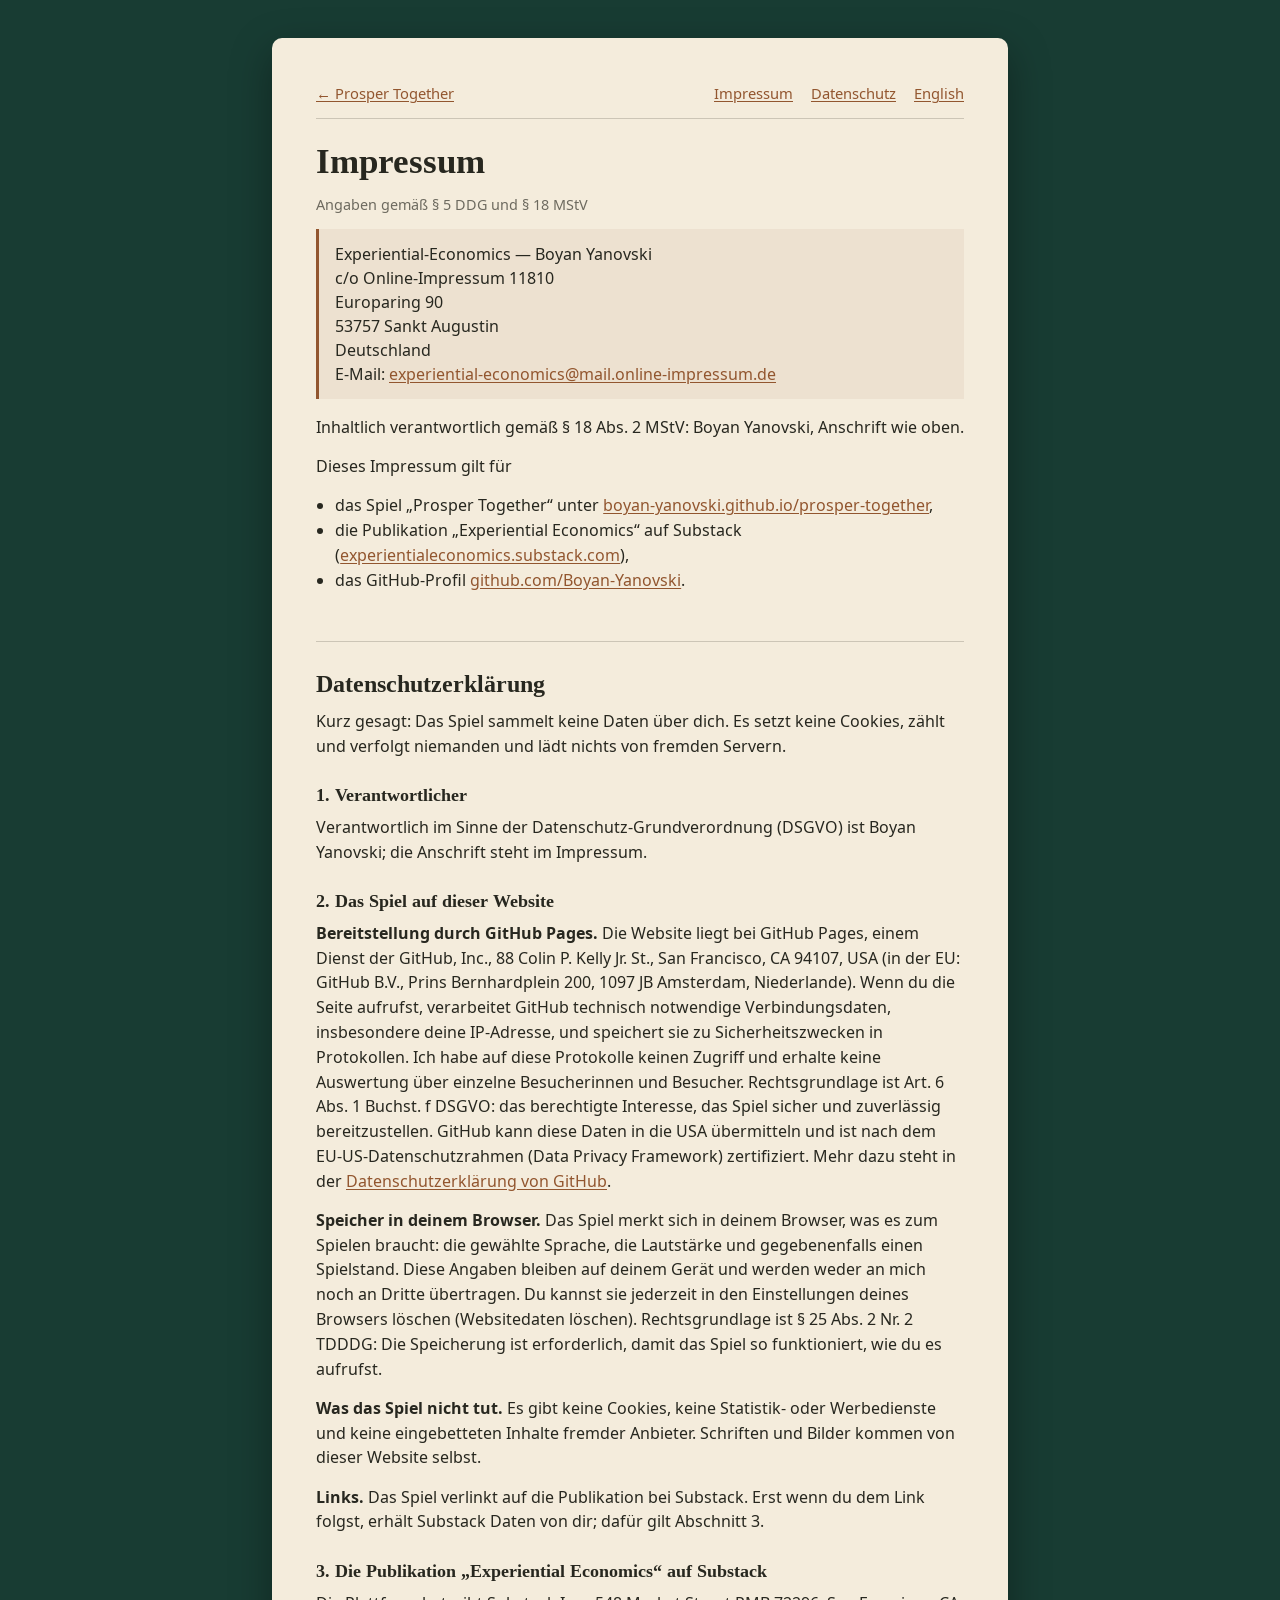
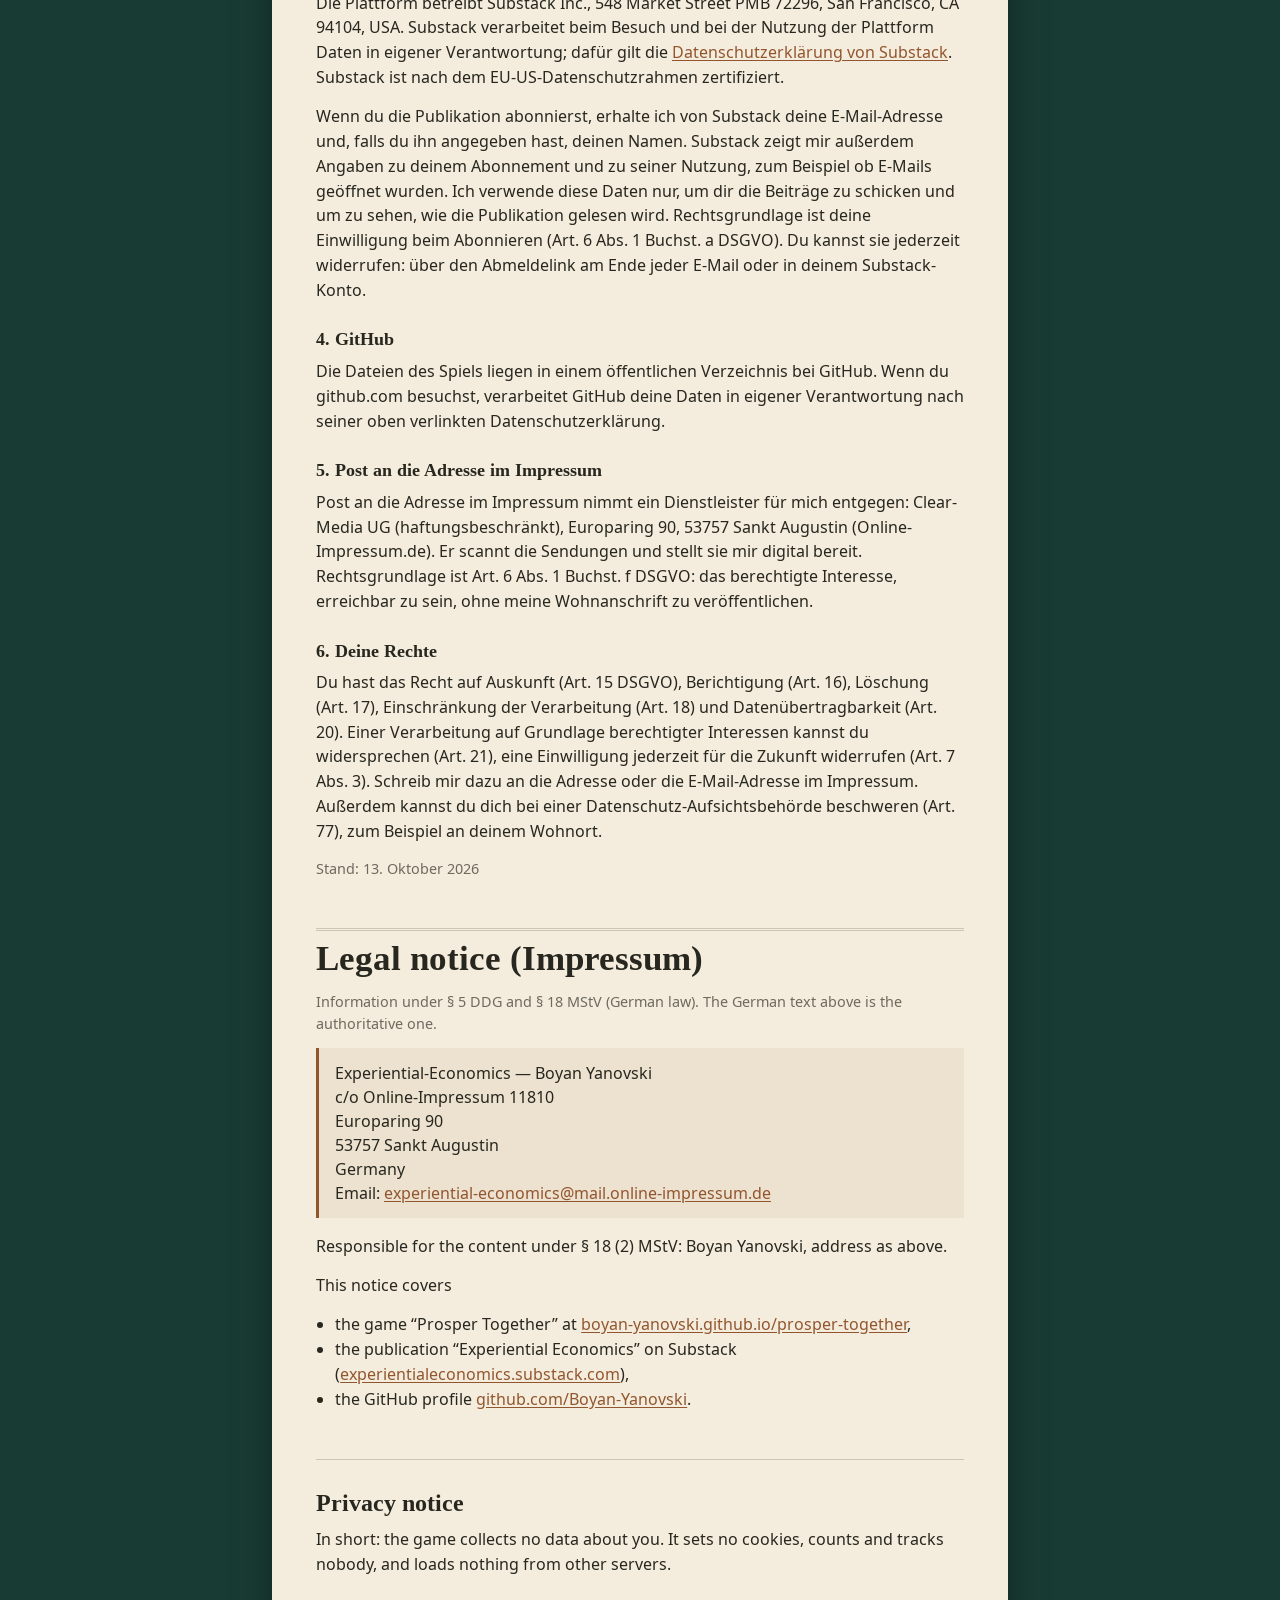
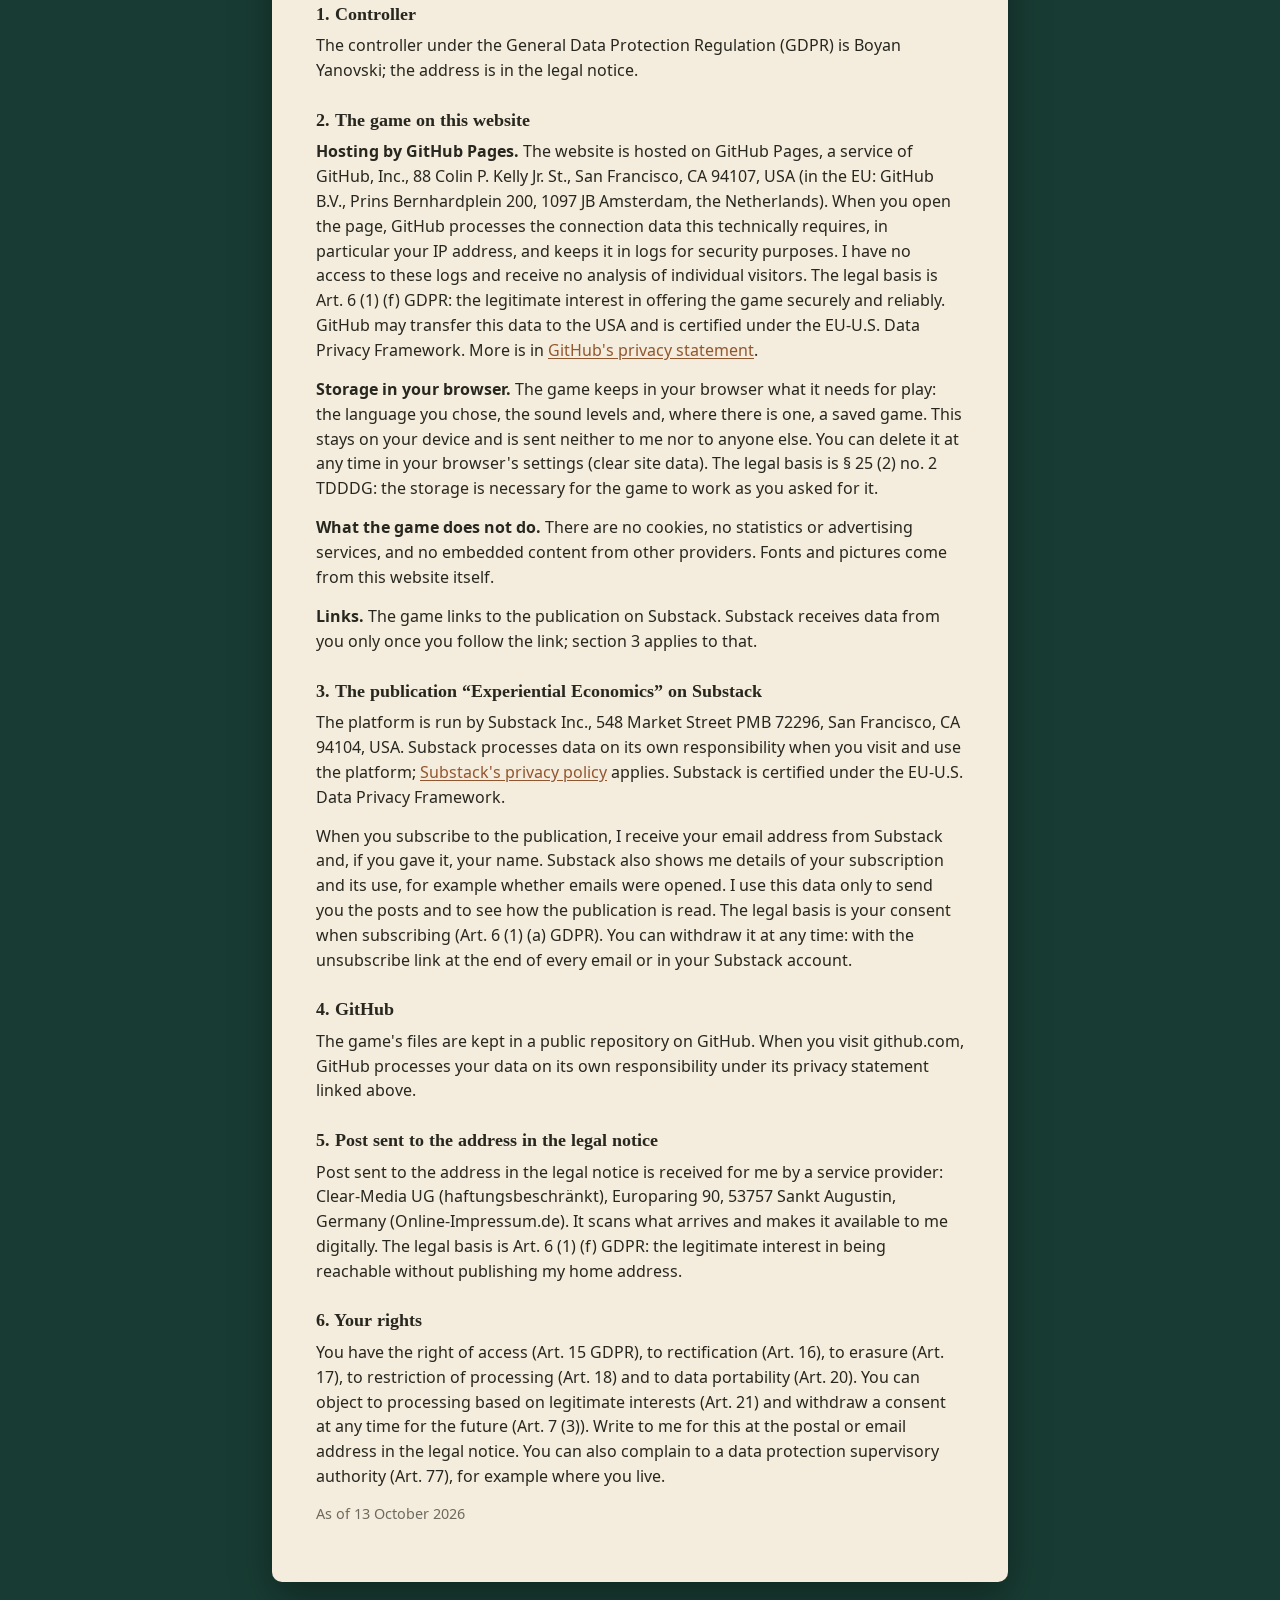
<file: impressum.html>
<!doctype html>
<html lang="de">
<head>
  <meta charset="utf-8">
  <meta name="viewport" content="width=device-width, initial-scale=1">
  <meta name="robots" content="noindex">
  <title>Impressum und Datenschutz · Prosper Together</title>
  <!-- The legal notice and the privacy notice German law asks of the game, of
       the Substack publication and of the GitHub profile, in German and in
       English. The game's first page and both its menus link here; publish.py
       sends this page out with the game. The address is the one
       Online-Impressum.de gives (the hub "Experiential-Economics"): post sent
       there is sorted by the number after "c/o Online-Impressum", so the
       address block is written exactly as that service writes it. -->
  <link rel="stylesheet" href="game-fonts.css">
  <style>
    :root { color-scheme: light; --paper: #f4ecdc; --ink: #27271f; --muted: #6d6a5f; --felt: #183c33; --gilt: #92562f; --line: rgba(47, 44, 34, .2); }
    * { box-sizing: border-box; }
    html { background: var(--felt); }
    body { margin: 0; padding: clamp(12px, 3vw, 40px) 16px; color: var(--ink); font: 1rem/1.55 "Noto Sans", "Trebuchet MS", sans-serif; }
    main { max-width: 46rem; margin: 0 auto; padding: clamp(18px, 4vw, 44px); background: var(--paper); border-radius: 10px; box-shadow: 0 14px 40px rgba(0, 0, 0, .35); }
    nav { display: flex; flex-wrap: wrap; gap: 6px 18px; align-items: baseline; margin-bottom: 1.4rem; padding-bottom: .8rem; border-bottom: 1px solid var(--line); font-size: .92rem; }
    nav .back { margin-right: auto; }
    a { color: var(--gilt); text-underline-offset: .15em; }
    a:hover, a:focus-visible { color: #5d2f17; }
    a:focus-visible { outline: 2px solid var(--gilt); outline-offset: 2px; border-radius: 2px; }
    h1, h2, h3 { font-family: "Liberation Serif", Georgia, serif; line-height: 1.2; text-wrap: balance; }
    h1 { margin: 0 0 .3em; font-size: clamp(1.7rem, 4vw, 2.2rem); }
    h2 { margin: 2em 0 .4em; padding-top: 1.2em; border-top: 1px solid var(--line); font-size: 1.5rem; }
    h3 { margin: 1.5em 0 .3em; font-size: 1.12rem; }
    p, ul { margin: .5em 0 .9em; }
    ul { padding-left: 1.2em; }
    address { margin: .8em 0 1em; padding: .8em 1em; border-left: 3px solid var(--gilt); background: rgba(146, 86, 47, .07); font-style: normal; line-height: 1.5; }
    .law, .updated { color: var(--muted); font-size: .9rem; }
    section + section { margin-top: 3rem; padding-top: .4rem; border-top: 3px double var(--line); }
  </style>
</head>
<body>
<main>
  <nav aria-label="Seite">
    <a class="back" href="./">← Prosper Together</a>
    <a href="#impressum">Impressum</a>
    <a href="#datenschutz">Datenschutz</a>
    <a href="#legal-notice" lang="en">English</a>
  </nav>

  <section lang="de">
    <h1 id="impressum">Impressum</h1>
    <p class="law">Angaben gemäß § 5 DDG und § 18 MStV</p>
    <address>
      Experiential-Economics — Boyan Yanovski<br>
      c/o Online-Impressum 11810<br>
      Europaring 90<br>
      53757 Sankt Augustin<br>
      Deutschland<br>
      E-Mail: <a href="mailto:experiential-economics@mail.online-impressum.de">experiential-economics@mail.online-impressum.de</a>
    </address>
    <p>Inhaltlich verantwortlich gemäß § 18 Abs. 2 MStV: Boyan Yanovski, Anschrift wie oben.</p>
    <p>Dieses Impressum gilt für</p>
    <ul>
      <li>das Spiel „Prosper Together“ unter <a href="https://boyan-yanovski.github.io/prosper-together/">boyan-yanovski.github.io/prosper-together</a>,</li>
      <li>die Publikation „Experiential Economics“ auf Substack (<a href="https://experientialeconomics.substack.com/">experientialeconomics.substack.com</a>),</li>
      <li>das GitHub-Profil <a href="https://github.com/Boyan-Yanovski">github.com/Boyan-Yanovski</a>.</li>
    </ul>

    <h2 id="datenschutz">Datenschutzerklärung</h2>
    <p>Kurz gesagt: Das Spiel sammelt keine Daten über dich. Es setzt keine Cookies, zählt und verfolgt niemanden und lädt nichts von fremden Servern.</p>

    <h3>1. Verantwortlicher</h3>
    <p>Verantwortlich im Sinne der Datenschutz-Grundverordnung (DSGVO) ist Boyan Yanovski; die Anschrift steht im Impressum.</p>

    <h3>2. Das Spiel auf dieser Website</h3>
    <p><strong>Bereitstellung durch GitHub Pages.</strong> Die Website liegt bei GitHub Pages, einem Dienst der GitHub, Inc., 88 Colin P. Kelly Jr. St., San Francisco, CA 94107, USA (in der EU: GitHub B.V., Prins Bernhardplein 200, 1097 JB Amsterdam, Niederlande). Wenn du die Seite aufrufst, verarbeitet GitHub technisch notwendige Verbindungsdaten, insbesondere deine IP-Adresse, und speichert sie zu Sicherheitszwecken in Protokollen. Ich habe auf diese Protokolle keinen Zugriff und erhalte keine Auswertung über einzelne Besucherinnen und Besucher. Rechtsgrundlage ist Art. 6 Abs. 1 Buchst. f DSGVO: das berechtigte Interesse, das Spiel sicher und zuverlässig bereitzustellen. GitHub kann diese Daten in die USA übermitteln und ist nach dem EU-US-Datenschutzrahmen (Data Privacy Framework) zertifiziert. Mehr dazu steht in der <a href="https://docs.github.com/site-policy/privacy-policies/github-general-privacy-statement">Datenschutzerklärung von GitHub</a>.</p>
    <p><strong>Speicher in deinem Browser.</strong> Das Spiel merkt sich in deinem Browser, was es zum Spielen braucht: die gewählte Sprache, die Lautstärke und gegebenenfalls einen Spielstand. Diese Angaben bleiben auf deinem Gerät und werden weder an mich noch an Dritte übertragen. Du kannst sie jederzeit in den Einstellungen deines Browsers löschen (Websitedaten löschen). Rechtsgrundlage ist § 25 Abs. 2 Nr. 2 TDDDG: Die Speicherung ist erforderlich, damit das Spiel so funktioniert, wie du es aufrufst.</p>
    <p><strong>Was das Spiel nicht tut.</strong> Es gibt keine Cookies, keine Statistik- oder Werbedienste und keine eingebetteten Inhalte fremder Anbieter. Schriften und Bilder kommen von dieser Website selbst.</p>
    <p><strong>Links.</strong> Das Spiel verlinkt auf die Publikation bei Substack. Erst wenn du dem Link folgst, erhält Substack Daten von dir; dafür gilt Abschnitt 3.</p>

    <h3>3. Die Publikation „Experiential Economics“ auf Substack</h3>
    <p>Die Plattform betreibt Substack Inc., 548 Market Street PMB 72296, San Francisco, CA 94104, USA. Substack verarbeitet beim Besuch und bei der Nutzung der Plattform Daten in eigener Verantwortung; dafür gilt die <a href="https://substack.com/privacy">Datenschutzerklärung von Substack</a>. Substack ist nach dem EU-US-Datenschutzrahmen zertifiziert.</p>
    <p>Wenn du die Publikation abonnierst, erhalte ich von Substack deine E-Mail-Adresse und, falls du ihn angegeben hast, deinen Namen. Substack zeigt mir außerdem Angaben zu deinem Abonnement und zu seiner Nutzung, zum Beispiel ob E-Mails geöffnet wurden. Ich verwende diese Daten nur, um dir die Beiträge zu schicken und um zu sehen, wie die Publikation gelesen wird. Rechtsgrundlage ist deine Einwilligung beim Abonnieren (Art. 6 Abs. 1 Buchst. a DSGVO). Du kannst sie jederzeit widerrufen: über den Abmeldelink am Ende jeder E-Mail oder in deinem Substack-Konto.</p>

    <h3>4. GitHub</h3>
    <p>Die Dateien des Spiels liegen in einem öffentlichen Verzeichnis bei GitHub. Wenn du github.com besuchst, verarbeitet GitHub deine Daten in eigener Verantwortung nach seiner oben verlinkten Datenschutzerklärung.</p>

    <h3>5. Post an die Adresse im Impressum</h3>
    <p>Post an die Adresse im Impressum nimmt ein Dienstleister für mich entgegen: Clear-Media UG (haftungsbeschränkt), Europaring 90, 53757 Sankt Augustin (Online-Impressum.de). Er scannt die Sendungen und stellt sie mir digital bereit. Rechtsgrundlage ist Art. 6 Abs. 1 Buchst. f DSGVO: das berechtigte Interesse, erreichbar zu sein, ohne meine Wohnanschrift zu veröffentlichen.</p>

    <h3>6. Deine Rechte</h3>
    <p>Du hast das Recht auf Auskunft (Art. 15 DSGVO), Berichtigung (Art. 16), Löschung (Art. 17), Einschränkung der Verarbeitung (Art. 18) und Datenübertragbarkeit (Art. 20). Einer Verarbeitung auf Grundlage berechtigter Interessen kannst du widersprechen (Art. 21), eine Einwilligung jederzeit für die Zukunft widerrufen (Art. 7 Abs. 3). Schreib mir dazu an die Adresse oder die E-Mail-Adresse im Impressum. Außerdem kannst du dich bei einer Datenschutz-Aufsichtsbehörde beschweren (Art. 77), zum Beispiel an deinem Wohnort.</p>
    <p class="updated">Stand: 13. Oktober 2026</p>
  </section>

  <section lang="en">
    <h1 id="legal-notice">Legal notice (Impressum)</h1>
    <p class="law">Information under § 5 DDG and § 18 MStV (German law). The German text above is the authoritative one.</p>
    <address>
      Experiential-Economics — Boyan Yanovski<br>
      c/o Online-Impressum 11810<br>
      Europaring 90<br>
      53757 Sankt Augustin<br>
      Germany<br>
      Email: <a href="mailto:experiential-economics@mail.online-impressum.de">experiential-economics@mail.online-impressum.de</a>
    </address>
    <p>Responsible for the content under § 18 (2) MStV: Boyan Yanovski, address as above.</p>
    <p>This notice covers</p>
    <ul>
      <li>the game “Prosper Together” at <a href="https://boyan-yanovski.github.io/prosper-together/">boyan-yanovski.github.io/prosper-together</a>,</li>
      <li>the publication “Experiential Economics” on Substack (<a href="https://experientialeconomics.substack.com/">experientialeconomics.substack.com</a>),</li>
      <li>the GitHub profile <a href="https://github.com/Boyan-Yanovski">github.com/Boyan-Yanovski</a>.</li>
    </ul>

    <h2 id="privacy">Privacy notice</h2>
    <p>In short: the game collects no data about you. It sets no cookies, counts and tracks nobody, and loads nothing from other servers.</p>

    <h3>1. Controller</h3>
    <p>The controller under the General Data Protection Regulation (GDPR) is Boyan Yanovski; the address is in the legal notice.</p>

    <h3>2. The game on this website</h3>
    <p><strong>Hosting by GitHub Pages.</strong> The website is hosted on GitHub Pages, a service of GitHub, Inc., 88 Colin P. Kelly Jr. St., San Francisco, CA 94107, USA (in the EU: GitHub B.V., Prins Bernhardplein 200, 1097 JB Amsterdam, the Netherlands). When you open the page, GitHub processes the connection data this technically requires, in particular your IP address, and keeps it in logs for security purposes. I have no access to these logs and receive no analysis of individual visitors. The legal basis is Art. 6 (1) (f) GDPR: the legitimate interest in offering the game securely and reliably. GitHub may transfer this data to the USA and is certified under the EU-U.S. Data Privacy Framework. More is in <a href="https://docs.github.com/site-policy/privacy-policies/github-general-privacy-statement">GitHub's privacy statement</a>.</p>
    <p><strong>Storage in your browser.</strong> The game keeps in your browser what it needs for play: the language you chose, the sound levels and, where there is one, a saved game. This stays on your device and is sent neither to me nor to anyone else. You can delete it at any time in your browser's settings (clear site data). The legal basis is § 25 (2) no. 2 TDDDG: the storage is necessary for the game to work as you asked for it.</p>
    <p><strong>What the game does not do.</strong> There are no cookies, no statistics or advertising services, and no embedded content from other providers. Fonts and pictures come from this website itself.</p>
    <p><strong>Links.</strong> The game links to the publication on Substack. Substack receives data from you only once you follow the link; section 3 applies to that.</p>

    <h3>3. The publication “Experiential Economics” on Substack</h3>
    <p>The platform is run by Substack Inc., 548 Market Street PMB 72296, San Francisco, CA 94104, USA. Substack processes data on its own responsibility when you visit and use the platform; <a href="https://substack.com/privacy">Substack's privacy policy</a> applies. Substack is certified under the EU-U.S. Data Privacy Framework.</p>
    <p>When you subscribe to the publication, I receive your email address from Substack and, if you gave it, your name. Substack also shows me details of your subscription and its use, for example whether emails were opened. I use this data only to send you the posts and to see how the publication is read. The legal basis is your consent when subscribing (Art. 6 (1) (a) GDPR). You can withdraw it at any time: with the unsubscribe link at the end of every email or in your Substack account.</p>

    <h3>4. GitHub</h3>
    <p>The game's files are kept in a public repository on GitHub. When you visit github.com, GitHub processes your data on its own responsibility under its privacy statement linked above.</p>

    <h3>5. Post sent to the address in the legal notice</h3>
    <p>Post sent to the address in the legal notice is received for me by a service provider: Clear-Media UG (haftungsbeschränkt), Europaring 90, 53757 Sankt Augustin, Germany (Online-Impressum.de). It scans what arrives and makes it available to me digitally. The legal basis is Art. 6 (1) (f) GDPR: the legitimate interest in being reachable without publishing my home address.</p>

    <h3>6. Your rights</h3>
    <p>You have the right of access (Art. 15 GDPR), to rectification (Art. 16), to erasure (Art. 17), to restriction of processing (Art. 18) and to data portability (Art. 20). You can object to processing based on legitimate interests (Art. 21) and withdraw a consent at any time for the future (Art. 7 (3)). Write to me for this at the postal or email address in the legal notice. You can also complain to a data protection supervisory authority (Art. 77), for example where you live.</p>
    <p class="updated">As of 13 October 2026</p>
  </section>
</main>
</body>
</html>
</file>
<file: game-fonts.css>
/* Prosper Together fonts.

   The game's reference look is the one its author's Linux machine draws:
   Liberation Serif for headings, Noto Sans for text and DejaVu Sans Mono for
   figures. These font files travel with the game (assets/fonts, with their
   licences), so every computer draws the same letters and breaks every line
   in the same place, whatever fonts it has installed.

   The names the stylesheets and the UI editor ask for are redefined here on
   purpose, each to the font the reference machine draws in its place:
   Georgia is Liberation Serif, and Trebuchet MS and Inter are Noto Sans.
   Without this, a Windows machine uses its own Georgia and Trebuchet MS,
   which are wider, so titles wrap and paragraphs break differently, and
   Georgia's old-style numerals sit low in the level circles. The fonts'
   real names are defined as well, for anything written from now on.

   Each style has its own file, as on the reference machine: a request for
   600 or bolder gets the bold file, anything lighter the regular one.

   Characters a text font lacks are borrowed as the reference machine
   borrows them: arrows, the minus sign and ∞ in Noto Sans text from
   Liberation Sans, and other symbols (▶, ⌀, the victory seal's ✦) from
   DejaVu Sans. Faces that share a name are searched last defined first, so
   each family lists its borrowed faces before its own; and each borrowed
   face carries exactly the weight and style of the text face after it, so
   they are matched together. */

@font-face { font-family: "Liberation Serif"; src: url("assets/fonts/DejaVuSans.woff2") format("woff2"); font-style: normal; font-weight: 400; font-display: block; unicode-range: U+2000-2BFF; }
@font-face { font-family: "Liberation Serif"; src: url("assets/fonts/LiberationSerif-Regular.woff2") format("woff2"); font-style: normal; font-weight: 400; font-display: block; }
@font-face { font-family: "Liberation Serif"; src: url("assets/fonts/DejaVuSans-Bold.woff2") format("woff2"); font-style: normal; font-weight: 700; font-display: block; unicode-range: U+2000-2BFF; }
@font-face { font-family: "Liberation Serif"; src: url("assets/fonts/LiberationSerif-Bold.woff2") format("woff2"); font-style: normal; font-weight: 700; font-display: block; }
@font-face { font-family: "Liberation Serif"; src: url("assets/fonts/DejaVuSans.woff2") format("woff2"); font-style: italic; font-weight: 400; font-display: block; unicode-range: U+2000-2BFF; }
@font-face { font-family: "Liberation Serif"; src: url("assets/fonts/LiberationSerif-Italic.woff2") format("woff2"); font-style: italic; font-weight: 400; font-display: block; }
@font-face { font-family: "Liberation Serif"; src: url("assets/fonts/DejaVuSans-Bold.woff2") format("woff2"); font-style: italic; font-weight: 700; font-display: block; unicode-range: U+2000-2BFF; }
@font-face { font-family: "Liberation Serif"; src: url("assets/fonts/LiberationSerif-BoldItalic.woff2") format("woff2"); font-style: italic; font-weight: 700; font-display: block; }
@font-face { font-family: "Georgia"; src: url("assets/fonts/DejaVuSans.woff2") format("woff2"); font-style: normal; font-weight: 400; font-display: block; unicode-range: U+2000-2BFF; }
@font-face { font-family: "Georgia"; src: url("assets/fonts/LiberationSerif-Regular.woff2") format("woff2"); font-style: normal; font-weight: 400; font-display: block; }
@font-face { font-family: "Georgia"; src: url("assets/fonts/DejaVuSans-Bold.woff2") format("woff2"); font-style: normal; font-weight: 700; font-display: block; unicode-range: U+2000-2BFF; }
@font-face { font-family: "Georgia"; src: url("assets/fonts/LiberationSerif-Bold.woff2") format("woff2"); font-style: normal; font-weight: 700; font-display: block; }
@font-face { font-family: "Georgia"; src: url("assets/fonts/DejaVuSans.woff2") format("woff2"); font-style: italic; font-weight: 400; font-display: block; unicode-range: U+2000-2BFF; }
@font-face { font-family: "Georgia"; src: url("assets/fonts/LiberationSerif-Italic.woff2") format("woff2"); font-style: italic; font-weight: 400; font-display: block; }
@font-face { font-family: "Georgia"; src: url("assets/fonts/DejaVuSans-Bold.woff2") format("woff2"); font-style: italic; font-weight: 700; font-display: block; unicode-range: U+2000-2BFF; }
@font-face { font-family: "Georgia"; src: url("assets/fonts/LiberationSerif-BoldItalic.woff2") format("woff2"); font-style: italic; font-weight: 700; font-display: block; }
@font-face { font-family: "Noto Sans"; src: url("assets/fonts/DejaVuSans.woff2") format("woff2"); font-style: normal; font-weight: 400; font-display: block; unicode-range: U+2000-2BFF; }
@font-face { font-family: "Noto Sans"; src: url("assets/fonts/LiberationSans-Regular.woff2") format("woff2"); font-style: normal; font-weight: 400; font-display: block; unicode-range: U+2190-22FF; }
@font-face { font-family: "Noto Sans"; src: url("assets/fonts/NotoSans-Regular.woff2") format("woff2"); font-style: normal; font-weight: 400; font-display: block; }
@font-face { font-family: "Noto Sans"; src: url("assets/fonts/DejaVuSans-Bold.woff2") format("woff2"); font-style: normal; font-weight: 700; font-display: block; unicode-range: U+2000-2BFF; }
@font-face { font-family: "Noto Sans"; src: url("assets/fonts/LiberationSans-Bold.woff2") format("woff2"); font-style: normal; font-weight: 700; font-display: block; unicode-range: U+2190-22FF; }
@font-face { font-family: "Noto Sans"; src: url("assets/fonts/NotoSans-Bold.woff2") format("woff2"); font-style: normal; font-weight: 700; font-display: block; }
@font-face { font-family: "Noto Sans"; src: url("assets/fonts/DejaVuSans.woff2") format("woff2"); font-style: italic; font-weight: 400; font-display: block; unicode-range: U+2000-2BFF; }
@font-face { font-family: "Noto Sans"; src: url("assets/fonts/LiberationSans-Regular.woff2") format("woff2"); font-style: italic; font-weight: 400; font-display: block; unicode-range: U+2190-22FF; }
@font-face { font-family: "Noto Sans"; src: url("assets/fonts/NotoSans-Italic.woff2") format("woff2"); font-style: italic; font-weight: 400; font-display: block; }
@font-face { font-family: "Noto Sans"; src: url("assets/fonts/DejaVuSans-Bold.woff2") format("woff2"); font-style: italic; font-weight: 700; font-display: block; unicode-range: U+2000-2BFF; }
@font-face { font-family: "Noto Sans"; src: url("assets/fonts/LiberationSans-Bold.woff2") format("woff2"); font-style: italic; font-weight: 700; font-display: block; unicode-range: U+2190-22FF; }
@font-face { font-family: "Noto Sans"; src: url("assets/fonts/NotoSans-BoldItalic.woff2") format("woff2"); font-style: italic; font-weight: 700; font-display: block; }
@font-face { font-family: "Trebuchet MS"; src: url("assets/fonts/DejaVuSans.woff2") format("woff2"); font-style: normal; font-weight: 400; font-display: block; unicode-range: U+2000-2BFF; }
@font-face { font-family: "Trebuchet MS"; src: url("assets/fonts/LiberationSans-Regular.woff2") format("woff2"); font-style: normal; font-weight: 400; font-display: block; unicode-range: U+2190-22FF; }
@font-face { font-family: "Trebuchet MS"; src: url("assets/fonts/NotoSans-Regular.woff2") format("woff2"); font-style: normal; font-weight: 400; font-display: block; }
@font-face { font-family: "Trebuchet MS"; src: url("assets/fonts/DejaVuSans-Bold.woff2") format("woff2"); font-style: normal; font-weight: 700; font-display: block; unicode-range: U+2000-2BFF; }
@font-face { font-family: "Trebuchet MS"; src: url("assets/fonts/LiberationSans-Bold.woff2") format("woff2"); font-style: normal; font-weight: 700; font-display: block; unicode-range: U+2190-22FF; }
@font-face { font-family: "Trebuchet MS"; src: url("assets/fonts/NotoSans-Bold.woff2") format("woff2"); font-style: normal; font-weight: 700; font-display: block; }
@font-face { font-family: "Trebuchet MS"; src: url("assets/fonts/DejaVuSans.woff2") format("woff2"); font-style: italic; font-weight: 400; font-display: block; unicode-range: U+2000-2BFF; }
@font-face { font-family: "Trebuchet MS"; src: url("assets/fonts/LiberationSans-Regular.woff2") format("woff2"); font-style: italic; font-weight: 400; font-display: block; unicode-range: U+2190-22FF; }
@font-face { font-family: "Trebuchet MS"; src: url("assets/fonts/NotoSans-Italic.woff2") format("woff2"); font-style: italic; font-weight: 400; font-display: block; }
@font-face { font-family: "Trebuchet MS"; src: url("assets/fonts/DejaVuSans-Bold.woff2") format("woff2"); font-style: italic; font-weight: 700; font-display: block; unicode-range: U+2000-2BFF; }
@font-face { font-family: "Trebuchet MS"; src: url("assets/fonts/LiberationSans-Bold.woff2") format("woff2"); font-style: italic; font-weight: 700; font-display: block; unicode-range: U+2190-22FF; }
@font-face { font-family: "Trebuchet MS"; src: url("assets/fonts/NotoSans-BoldItalic.woff2") format("woff2"); font-style: italic; font-weight: 700; font-display: block; }
@font-face { font-family: "Inter"; src: url("assets/fonts/DejaVuSans.woff2") format("woff2"); font-style: normal; font-weight: 400; font-display: block; unicode-range: U+2000-2BFF; }
@font-face { font-family: "Inter"; src: url("assets/fonts/LiberationSans-Regular.woff2") format("woff2"); font-style: normal; font-weight: 400; font-display: block; unicode-range: U+2190-22FF; }
@font-face { font-family: "Inter"; src: url("assets/fonts/NotoSans-Regular.woff2") format("woff2"); font-style: normal; font-weight: 400; font-display: block; }
@font-face { font-family: "Inter"; src: url("assets/fonts/DejaVuSans-Bold.woff2") format("woff2"); font-style: normal; font-weight: 700; font-display: block; unicode-range: U+2000-2BFF; }
@font-face { font-family: "Inter"; src: url("assets/fonts/LiberationSans-Bold.woff2") format("woff2"); font-style: normal; font-weight: 700; font-display: block; unicode-range: U+2190-22FF; }
@font-face { font-family: "Inter"; src: url("assets/fonts/NotoSans-Bold.woff2") format("woff2"); font-style: normal; font-weight: 700; font-display: block; }
@font-face { font-family: "Inter"; src: url("assets/fonts/DejaVuSans.woff2") format("woff2"); font-style: italic; font-weight: 400; font-display: block; unicode-range: U+2000-2BFF; }
@font-face { font-family: "Inter"; src: url("assets/fonts/LiberationSans-Regular.woff2") format("woff2"); font-style: italic; font-weight: 400; font-display: block; unicode-range: U+2190-22FF; }
@font-face { font-family: "Inter"; src: url("assets/fonts/NotoSans-Italic.woff2") format("woff2"); font-style: italic; font-weight: 400; font-display: block; }
@font-face { font-family: "Inter"; src: url("assets/fonts/DejaVuSans-Bold.woff2") format("woff2"); font-style: italic; font-weight: 700; font-display: block; unicode-range: U+2000-2BFF; }
@font-face { font-family: "Inter"; src: url("assets/fonts/LiberationSans-Bold.woff2") format("woff2"); font-style: italic; font-weight: 700; font-display: block; unicode-range: U+2190-22FF; }
@font-face { font-family: "Inter"; src: url("assets/fonts/NotoSans-BoldItalic.woff2") format("woff2"); font-style: italic; font-weight: 700; font-display: block; }
@font-face { font-family: "DejaVu Sans Mono"; src: url("assets/fonts/DejaVuSansMono.woff2") format("woff2"); font-style: normal; font-weight: 400; font-display: block; }
@font-face { font-family: "DejaVu Sans Mono"; src: url("assets/fonts/DejaVuSansMono-Bold.woff2") format("woff2"); font-style: normal; font-weight: 700; font-display: block; }
</file>
